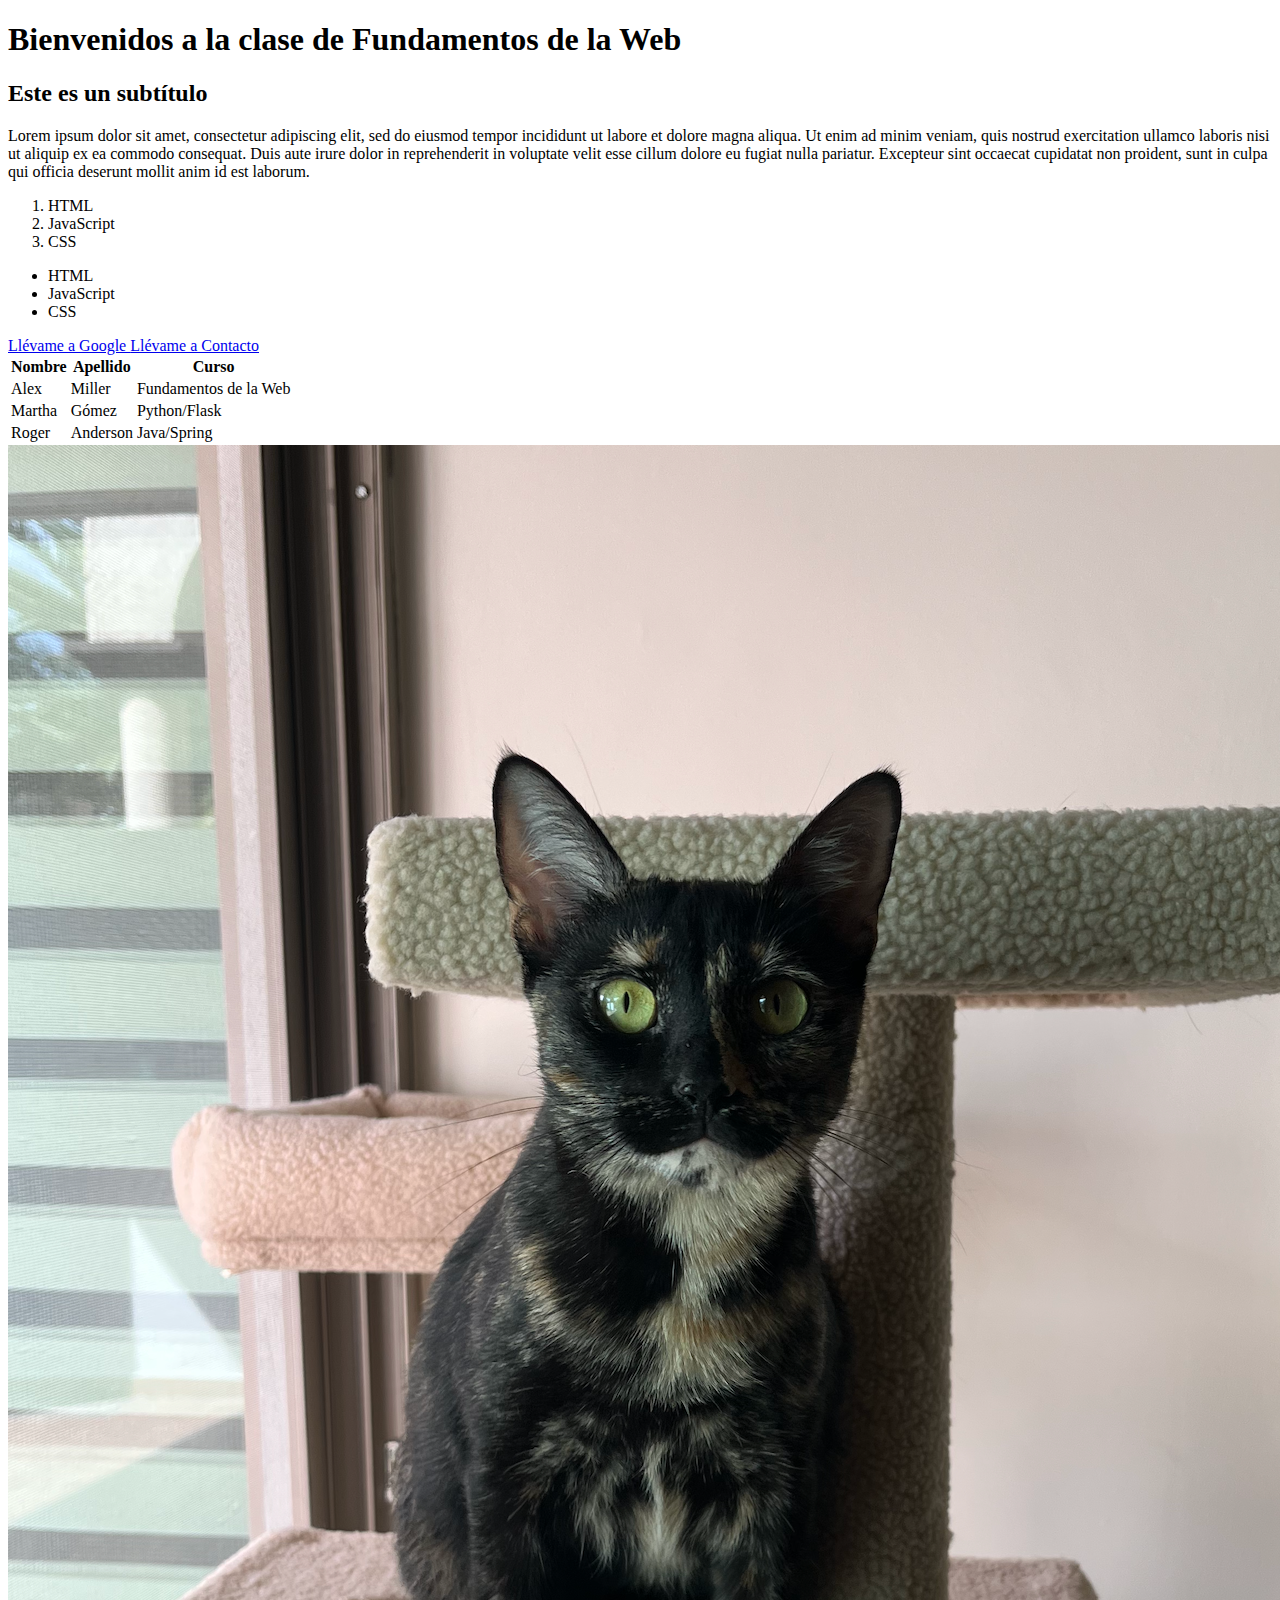
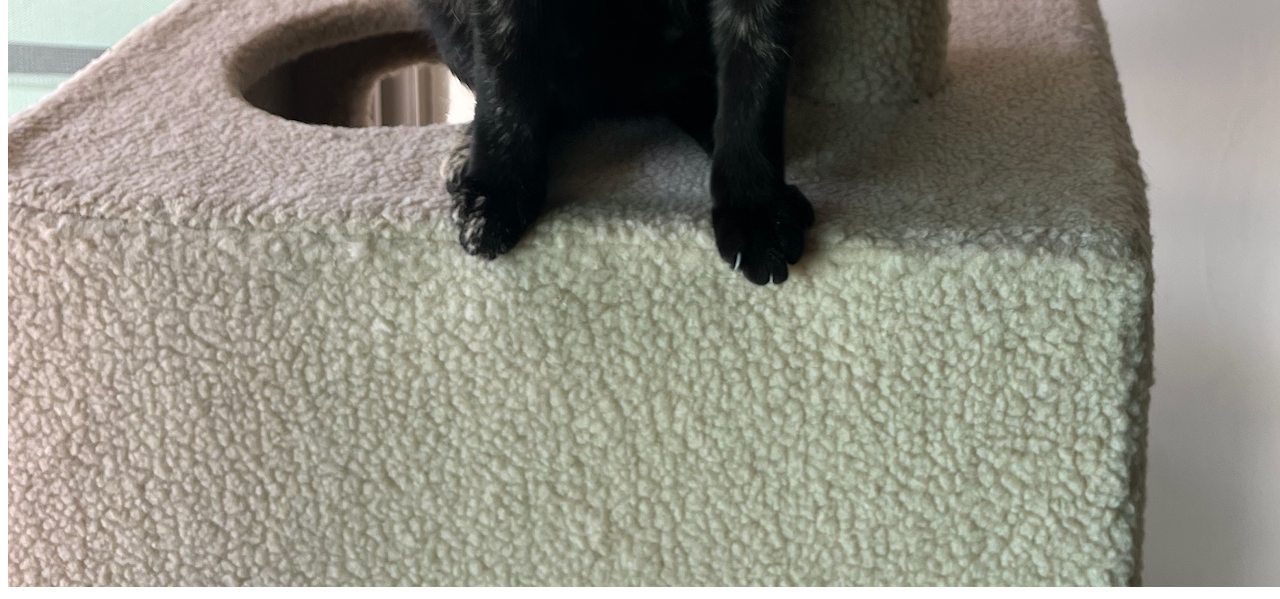
<file: Semana 1/Día 1/index.html>
<!DOCTYPE html>
<html lang="ES">
    <head>
        <title> Mi primera página web </title>
        <meta charset="UTF-8">
    </head>
    <body>
        <!-- Títulos y subtítulos h1 - h6 -->
        <h1> Bienvenidos a la clase de Fundamentos de la Web </h1>
        <h2> Este es un subtítulo </h2>
        <p id="descripcion-prueba">
            Lorem ipsum dolor sit amet, consectetur adipiscing elit, 
            sed do eiusmod tempor incididunt ut labore et dolore magna 
            aliqua. Ut enim ad minim veniam, quis nostrud exercitation 
            ullamco laboris nisi ut aliquip ex ea commodo consequat. 
            Duis aute irure dolor in reprehenderit in voluptate velit 
            esse cillum dolore eu fugiat nulla pariatur. Excepteur sint 
            occaecat cupidatat non proident, sunt in culpa qui officia 
            deserunt mollit anim id est laborum.
        </p>
        <ol class="lenguajes">
            <li> HTML </li>
            <li> JavaScript </li>
            <li> CSS </li>
        </ol>
        <ul class="lenguajes">
            <li> HTML </li>
            <li> JavaScript </li>
            <li> CSS </li>
        </ul>
        <div>
           <a href="https://www.google.com" target="_blank"> Llévame a Google </a>
           <a href="./extra/contacto.html"> Llévame a Contacto </a> 
        </div>
        <table>
            <thead>
                <tr>
                    <th> Nombre </th>
                    <th> Apellido </th>
                    <th> Curso </th>
                </tr>
            </thead>
            <tbody>
                <tr>
                    <td> Alex </td>
                    <td> Miller </td>
                    <td> Fundamentos de la Web </td>
                </tr>
                <tr>
                    <td> Martha </td>
                    <td> Gómez </td>
                    <td> Python/Flask </td>
                </tr>
                <tr>
                    <td> Roger </td>
                    <td> Anderson </td>
                    <td> Java/Spring </td>
                </tr>
            </tbody>
            <!-- <tfoot></tfoot> -->
        </table>
        <img src="./imagenes/gato.png" alt="Imagen de una gatita carey">
    </body>
</html>
</file>
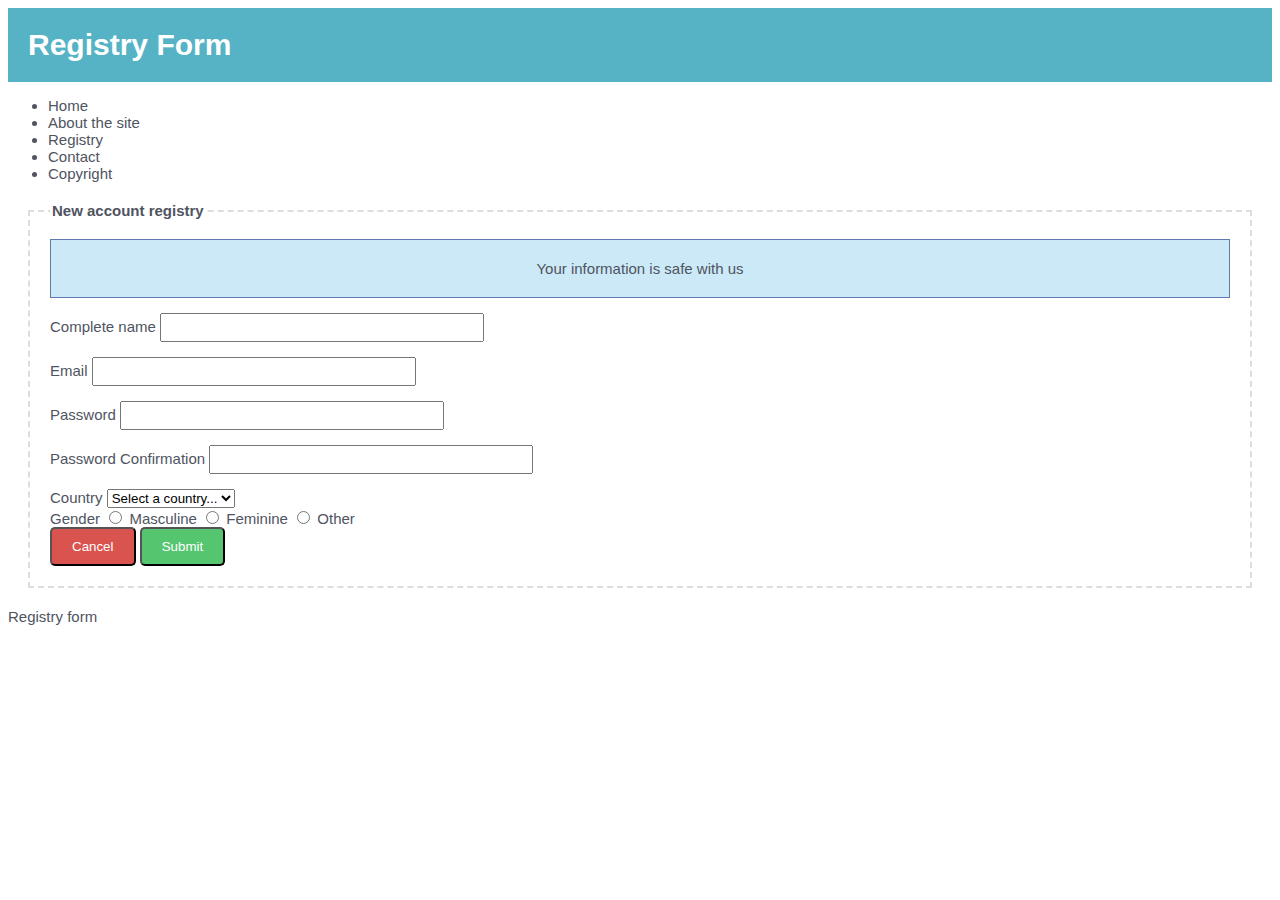
<file: Semana 1/Día 3/index.html>
<!DOCTYPE html>
<html lang="EN">
	<head>
		<title>
			CSS class practice
		</title>
		<meta charset="UTF-8" />
        <link rel="stylesheet" href="./css/styles.css">
	</head>	
	<body>
		<header>
			<h1> <span class="firstLetter">R</span>egistry <span class="firstLetter">F</span>orm </h1>
		</header>
		<nav>
			<ul class="menu">
				<li> Home </li>
				<li> About the site </li>
				<li> Registry </li>
				<li> Contact </li>
				<li> Copyright </li>
			</ul>	
		</nav>
		<main>
			<form>
				<fieldset>
					<legend>
						New account registry
					</legend>
					<span id="information"> Your information is safe with us </span>
					<div>
						<label for="userName" >Complete name</label>
						<input id="userName" name="userName" class="formElement" type="text" /> 
					</div>
					<div>
						<label for="userEmail">Email</label>
						<input id="userEmail" name="userEmail" class="formElement" type="text"/>
					</div>
					<div>
						<label for="userPassword">Password</label>
						<input id="userPassword" name="userPassword" class="formElement" type="password"/>
					</div>
					<div>
						<label for="userPasswordConfirmation">Password Confirmation</label>
						<input id="userPasswordConfirmation" name="userPasswordConfirmation" class="formElement" type="password"/>
					</div>
					<div>
						<label for="userCountry">Country</label>
						<select id="userCountry">
							<option value="pleaseSelect"> Select a country... </option>
							<option value="MX"> Mexico </option>
							<option value="CR"> Costa Rica </option>
							<option value="EC"> Ecuador </option>
						</select>
					</div>
					<div>
						<label>Gender</label>
						<input id="genderMasculine" type="radio" name="gender" value="M"/> Masculine
						<input id="genderFeminine" type="radio" name="gender" value="F"/> Feminine
                        <input id="genderOther" type="radio" name="gender" value="O"/> Other
					</div>
					<input id="cancelForm" class="submissionButtons" type="submit" value="Cancel"/>
					<input id="submitForm" class="submissionButtons special" type="submit" value="Submit"/>
				</fieldset>
			</form>
		</main>
		<footer>
			Registry form
		</footer>
	</body>	
</html>
</file>
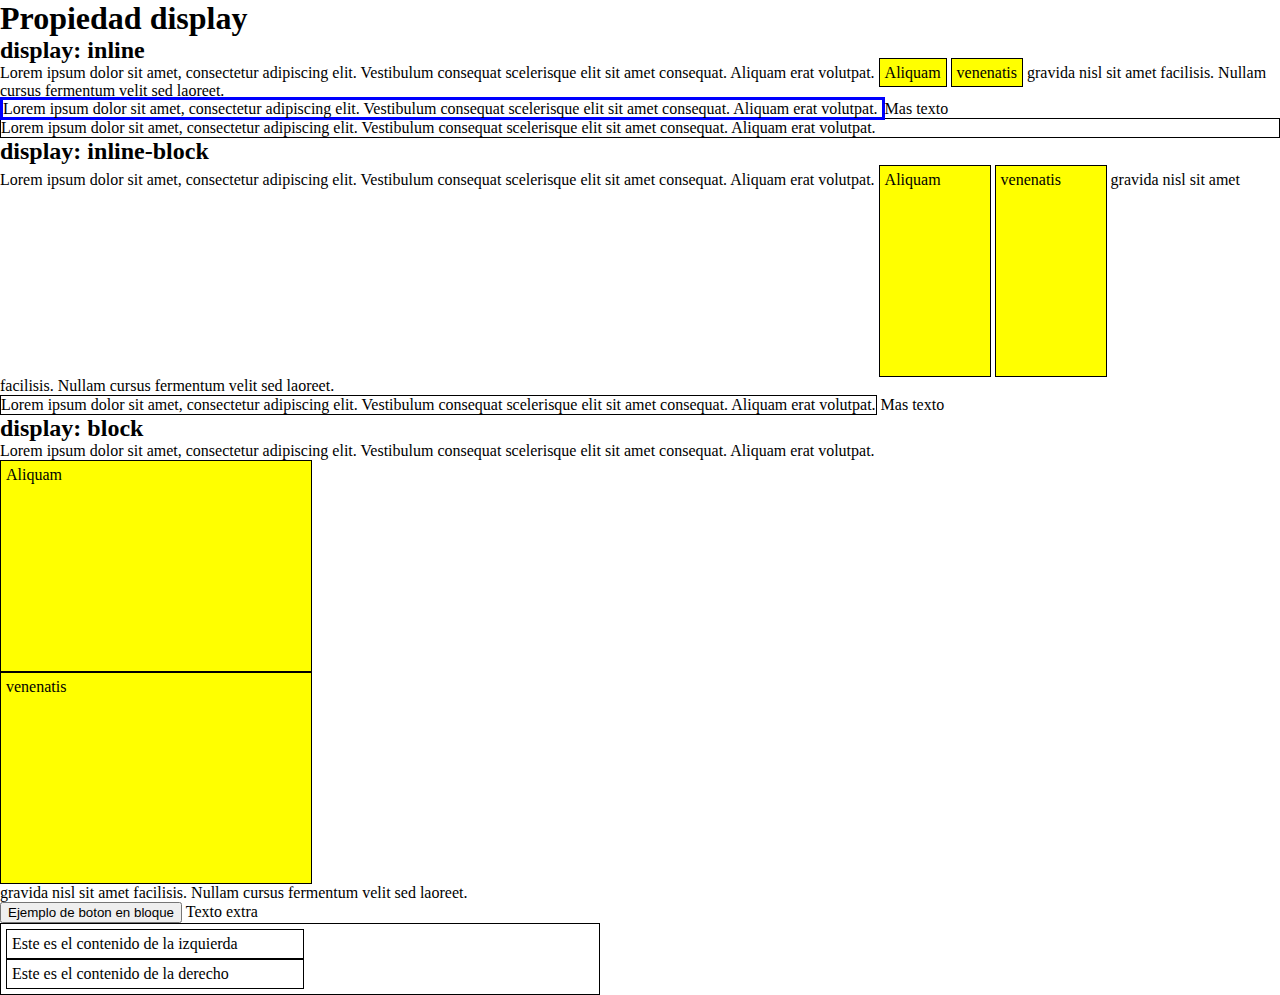
<file: Semana 1/Día 4/index.html>
<!DOCTYPE html>
<html lang="ES">
    <head>
        <meta charset="UTF-8">
        <meta http-equiv="X-UA-Compatible" content="IE=edge">
        <meta name="viewport" content="width=device-width, initial-scale=1.0">
        <link rel="stylesheet" href="./css/styles.css">
        <title> Propiedad de display </title>
    </head>
    <body>
        <h1>
            Propiedad display
        </h1>
        <h2>
            display: inline
        </h2>
        <div>
            Lorem ipsum dolor sit amet, consectetur adipiscing elit. Vestibulum consequat 
            scelerisque elit sit amet consequat. Aliquam erat volutpat. 
            <span class="seccion1">Aliquam</span> <span class="seccion1">venenatis</span> gravida nisl 
            sit amet facilisis. Nullam cursus fermentum velit sed laoreet. 
        </div>
        <div class="especial">
            Lorem ipsum dolor sit amet, consectetur adipiscing elit. Vestibulum consequat 
            scelerisque elit sit amet consequat. Aliquam erat volutpat.
        </div>
        <span>
            Mas texto
        </span>
        <div class="regular">
            Lorem ipsum dolor sit amet, consectetur adipiscing elit. Vestibulum consequat 
            scelerisque elit sit amet consequat. Aliquam erat volutpat.
        </div>
        <h2>
            display: inline-block
        </h2>
        <div>
            Lorem ipsum dolor sit amet, consectetur adipiscing elit. Vestibulum consequat 
            scelerisque elit sit amet consequat. Aliquam erat volutpat. 
            <span class="seccion2">Aliquam</span> <span class="seccion2">venenatis</span> gravida nisl 
            sit amet facilisis. Nullam cursus fermentum velit sed laoreet. 
        </div>
        <div class="mixto">
            Lorem ipsum dolor sit amet, consectetur adipiscing elit. Vestibulum consequat 
            scelerisque elit sit amet consequat. Aliquam erat volutpat.
        </div>
        <span>
            Mas texto
        </span>
        <h2>
            display: block
        </h2>
        <div class="boxExtra">
            Lorem ipsum dolor sit amet, consectetur adipiscing elit. Vestibulum consequat 
            scelerisque elit sit amet consequat. Aliquam erat volutpat. 
            <span class="seccion3">Aliquam</span> <span class="seccion3">venenatis</span> gravida nisl 
            sit amet facilisis. Nullam cursus fermentum velit sed laoreet. 
        </div>
        <button>
            Ejemplo de boton en bloque
        </button>
        <span> Texto extra </span>

        <div class="contenedor">
            <div class="izquierda">
                Este es el contenido de la izquierda
            </div>
            <div class="derecha">
                Este es el contenido de la derecho
            </div>
        </div>
    </body>
</html>
</file>
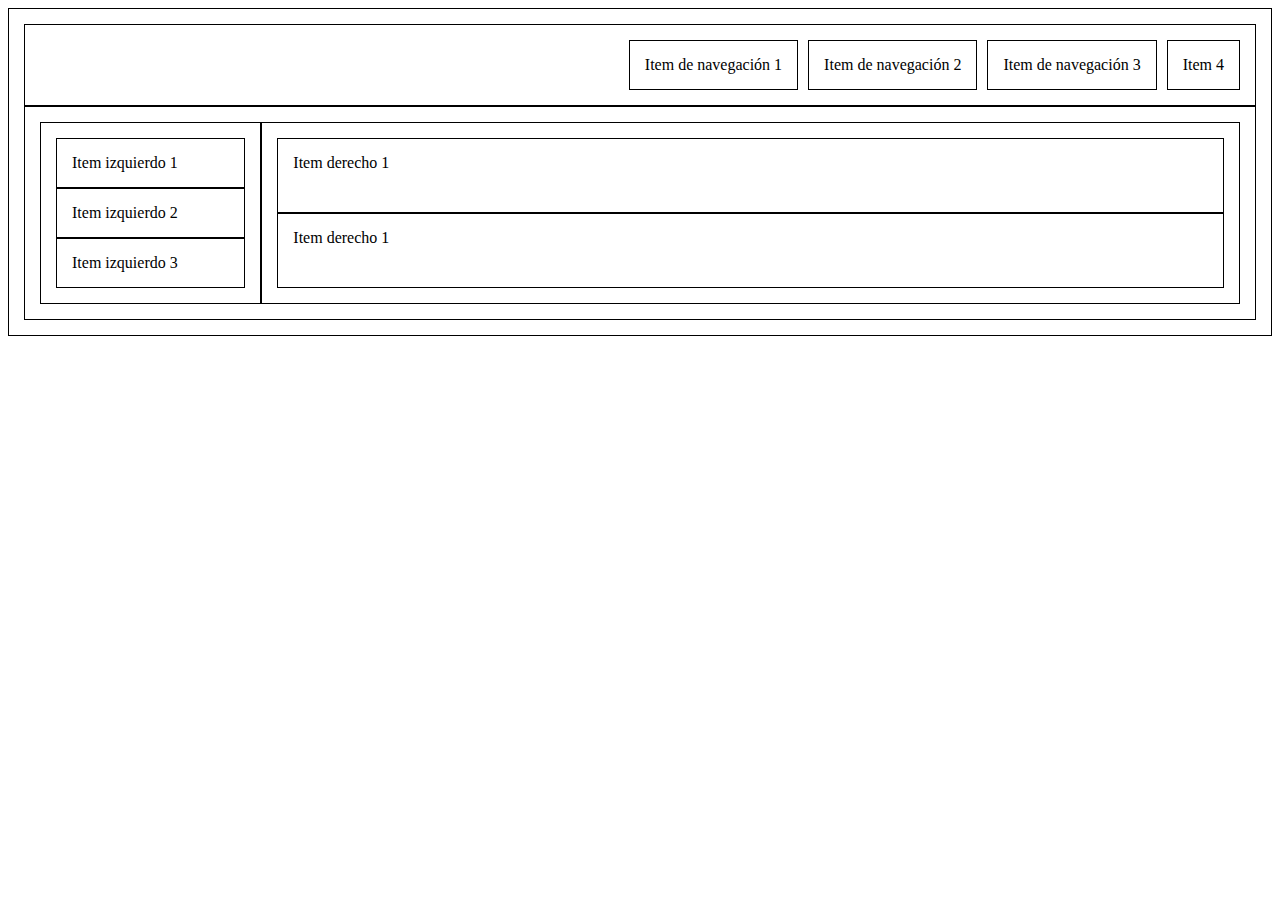
<file: Semana 2/Día 1/index.html>
<!DOCTYPE html>
<html lang="ES">
    <head>
        <meta charset="UTF-8">
        <meta name="viewport" content="width=device-width, initial-scale=1.0">
        <link rel="stylesheet" href="./css/styles.css">
        <title> Flexbox </title>
    </head>
    <body>
        <div class="contenedor">
            <div class="navegacion">
                <div class="item-navegacion">
                    Item de navegación 1
                </div>
                <div class="item-navegacion">
                    Item de navegación 2
                </div>
                <div class="item-navegacion">
                    Item de navegación 3
                </div>
                <div class="item-navegacion especial">
                    Item 4
                </div>
            </div>
            <div class="contenido-principal">
                <div class="menu-izquierdo">
                    <div class="item-izquierdo">
                        Item izquierdo 1
                    </div>
                    <div class="item-izquierdo">
                        Item izquierdo 2
                    </div>
                    <div class="item-izquierdo">
                        Item izquierdo 3
                    </div>
                </div>
                <div class="contenido-derecho">
                    <div class="item-derecho">
                        Item derecho 1
                    </div>
                    <div class="item-derecho">
                        Item derecho 1
                    </div>
                </div>
            </div>
        </div>
    </body>
</html>
</file>
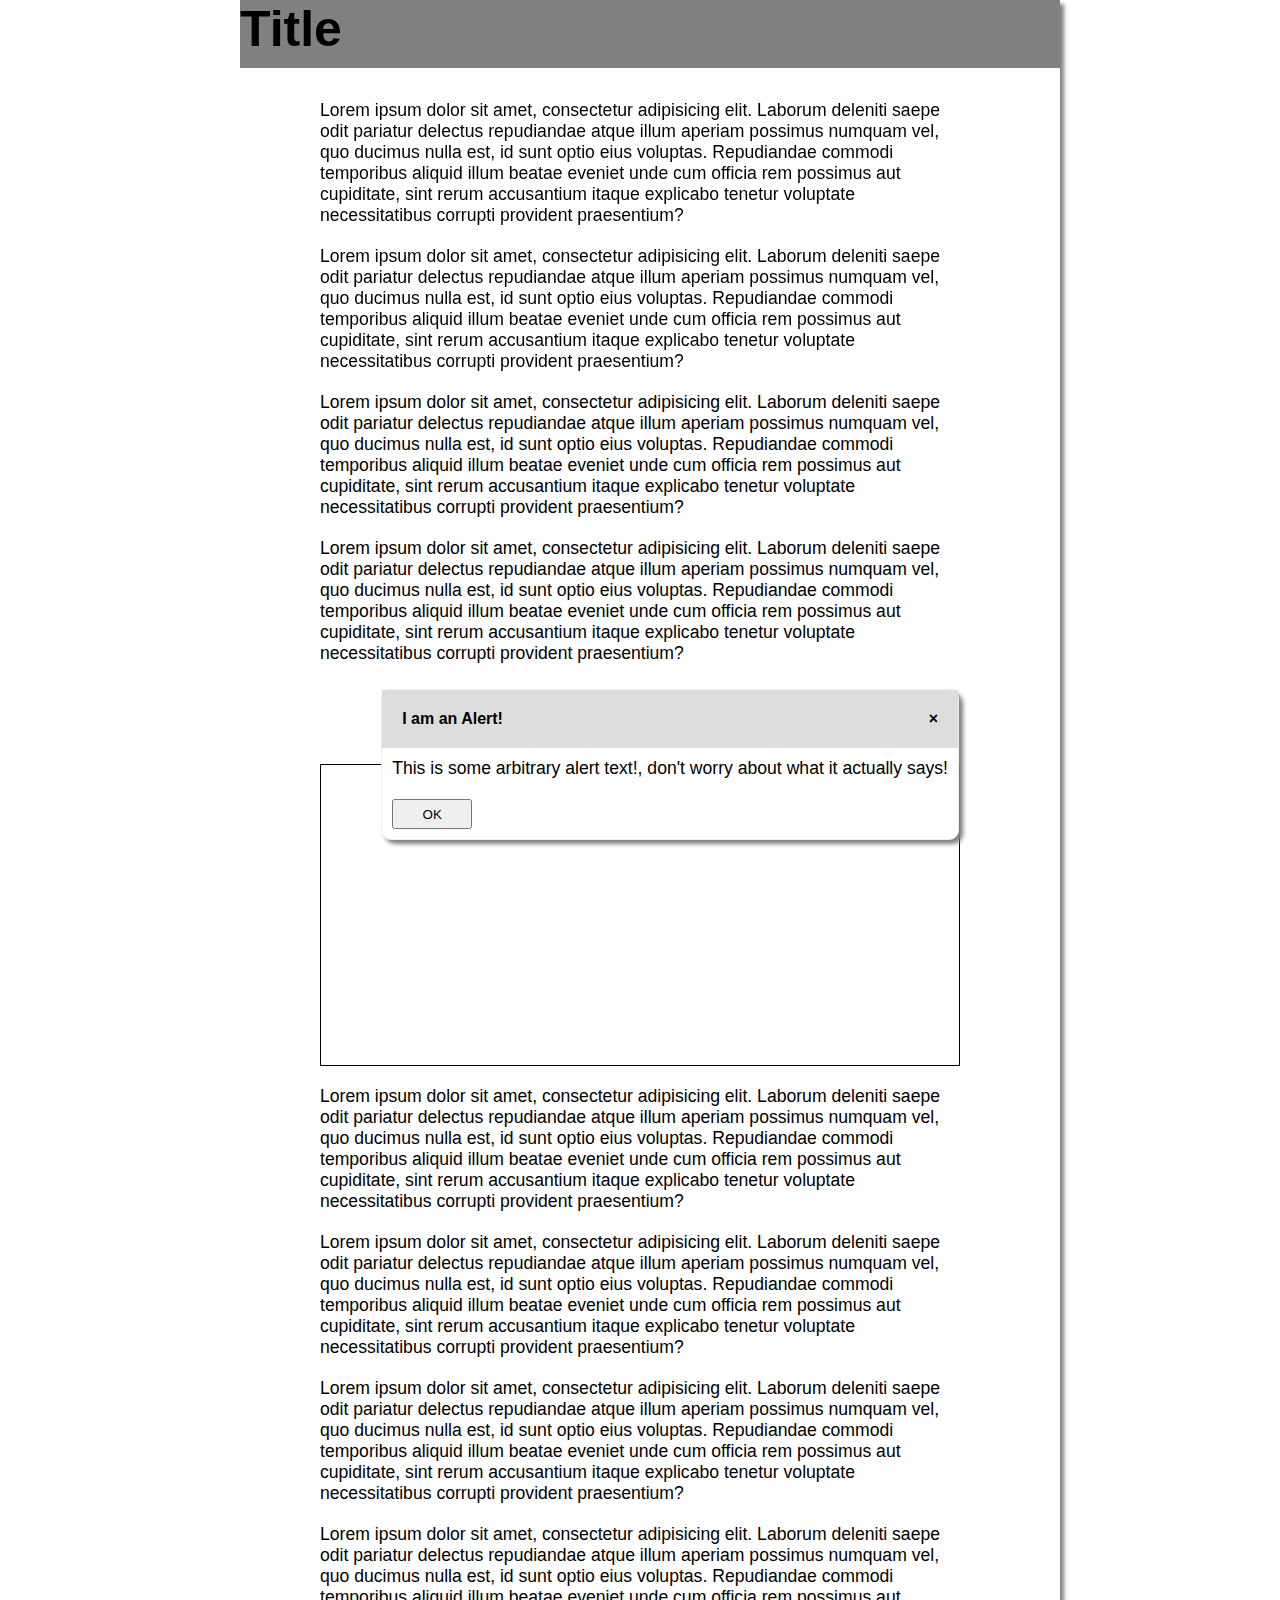
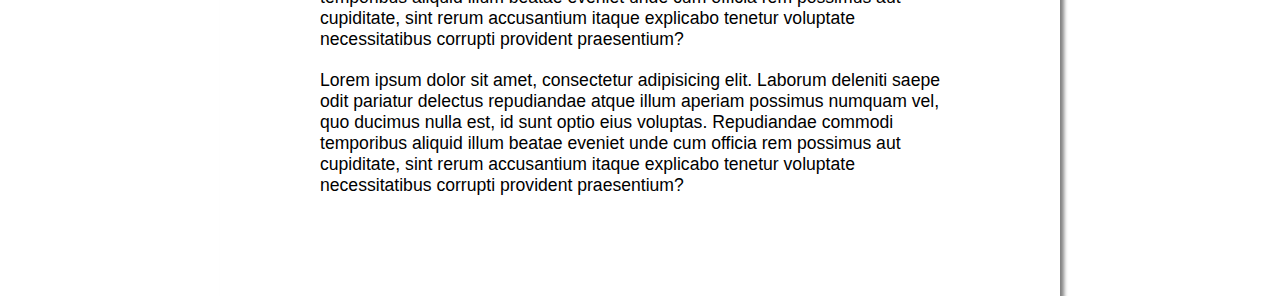
<file: Semana 2/Día 2/index.html>
<!DOCTYPE html>
<html lang="EN">
    <head>
    <meta charset="utf-8">
    <meta name="viewport" content="width=device-width">
    <title>JS Bin</title>
    <link rel="stylesheet" href="./css/styles.css" >
    </head>
    <body>
        <div class="container">
            <h1 class="heading">Title</h1>
            <div class="mainContent">
                <p class="primero">Lorem ipsum dolor sit amet, consectetur adipisicing elit. Laborum deleniti saepe odit pariatur delectus repudiandae atque illum aperiam possimus numquam vel, quo ducimus nulla est, id sunt optio eius voluptas. Repudiandae commodi temporibus aliquid illum beatae eveniet unde cum officia rem possimus aut cupiditate, sint rerum accusantium itaque explicabo tenetur voluptate necessitatibus corrupti provident praesentium?</p>
                <p class="especial">Lorem ipsum dolor sit amet, consectetur adipisicing elit. Laborum deleniti saepe odit pariatur delectus repudiandae atque illum aperiam possimus numquam vel, quo ducimus nulla est, id sunt optio eius voluptas. Repudiandae commodi temporibus aliquid illum beatae eveniet unde cum officia rem possimus aut cupiditate, sint rerum accusantium itaque explicabo tenetur voluptate necessitatibus corrupti provident praesentium?</p>
                <p>Lorem ipsum dolor sit amet, consectetur adipisicing elit. Laborum deleniti saepe odit pariatur delectus repudiandae atque illum aperiam possimus numquam vel, quo ducimus nulla est, id sunt optio eius voluptas. Repudiandae commodi temporibus aliquid illum beatae eveniet unde cum officia rem possimus aut cupiditate, sint rerum accusantium itaque explicabo tenetur voluptate necessitatibus corrupti provident praesentium?</p>
                <p>Lorem ipsum dolor sit amet, consectetur adipisicing elit. Laborum deleniti saepe odit pariatur delectus repudiandae atque illum aperiam possimus numquam vel, quo ducimus nulla est, id sunt optio eius voluptas. Repudiandae commodi temporibus aliquid illum beatae eveniet unde cum officia rem possimus aut cupiditate, sint rerum accusantium itaque explicabo tenetur voluptate necessitatibus corrupti provident praesentium?</p>
                <div class="messageContainer">
                    <div id="message">
                        <div class="header"><span>I am an Alert!</span><span>×</span></div>
                        <p>This is some arbitrary alert text!, don't worry about what it actually says!</p>
                        <button>OK</button>
                    </div>   
                </div>
                <p>Lorem ipsum dolor sit amet, consectetur adipisicing elit. Laborum deleniti saepe odit pariatur delectus repudiandae atque illum aperiam possimus numquam vel, quo ducimus nulla est, id sunt optio eius voluptas. Repudiandae commodi temporibus aliquid illum beatae eveniet unde cum officia rem possimus aut cupiditate, sint rerum accusantium itaque explicabo tenetur voluptate necessitatibus corrupti provident praesentium?</p>
                <p>Lorem ipsum dolor sit amet, consectetur adipisicing elit. Laborum deleniti saepe odit pariatur delectus repudiandae atque illum aperiam possimus numquam vel, quo ducimus nulla est, id sunt optio eius voluptas. Repudiandae commodi temporibus aliquid illum beatae eveniet unde cum officia rem possimus aut cupiditate, sint rerum accusantium itaque explicabo tenetur voluptate necessitatibus corrupti provident praesentium?</p>
                <p>Lorem ipsum dolor sit amet, consectetur adipisicing elit. Laborum deleniti saepe odit pariatur delectus repudiandae atque illum aperiam possimus numquam vel, quo ducimus nulla est, id sunt optio eius voluptas. Repudiandae commodi temporibus aliquid illum beatae eveniet unde cum officia rem possimus aut cupiditate, sint rerum accusantium itaque explicabo tenetur voluptate necessitatibus corrupti provident praesentium?</p>
                <p>Lorem ipsum dolor sit amet, consectetur adipisicing elit. Laborum deleniti saepe odit pariatur delectus repudiandae atque illum aperiam possimus numquam vel, quo ducimus nulla est, id sunt optio eius voluptas. Repudiandae commodi temporibus aliquid illum beatae eveniet unde cum officia rem possimus aut cupiditate, sint rerum accusantium itaque explicabo tenetur voluptate necessitatibus corrupti provident praesentium?</p>
                <p>Lorem ipsum dolor sit amet, consectetur adipisicing elit. Laborum deleniti saepe odit pariatur delectus repudiandae atque illum aperiam possimus numquam vel, quo ducimus nulla est, id sunt optio eius voluptas. Repudiandae commodi temporibus aliquid illum beatae eveniet unde cum officia rem possimus aut cupiditate, sint rerum accusantium itaque explicabo tenetur voluptate necessitatibus corrupti provident praesentium?</p> 
            </div>
        </div>
    </body>
</html>
</file>
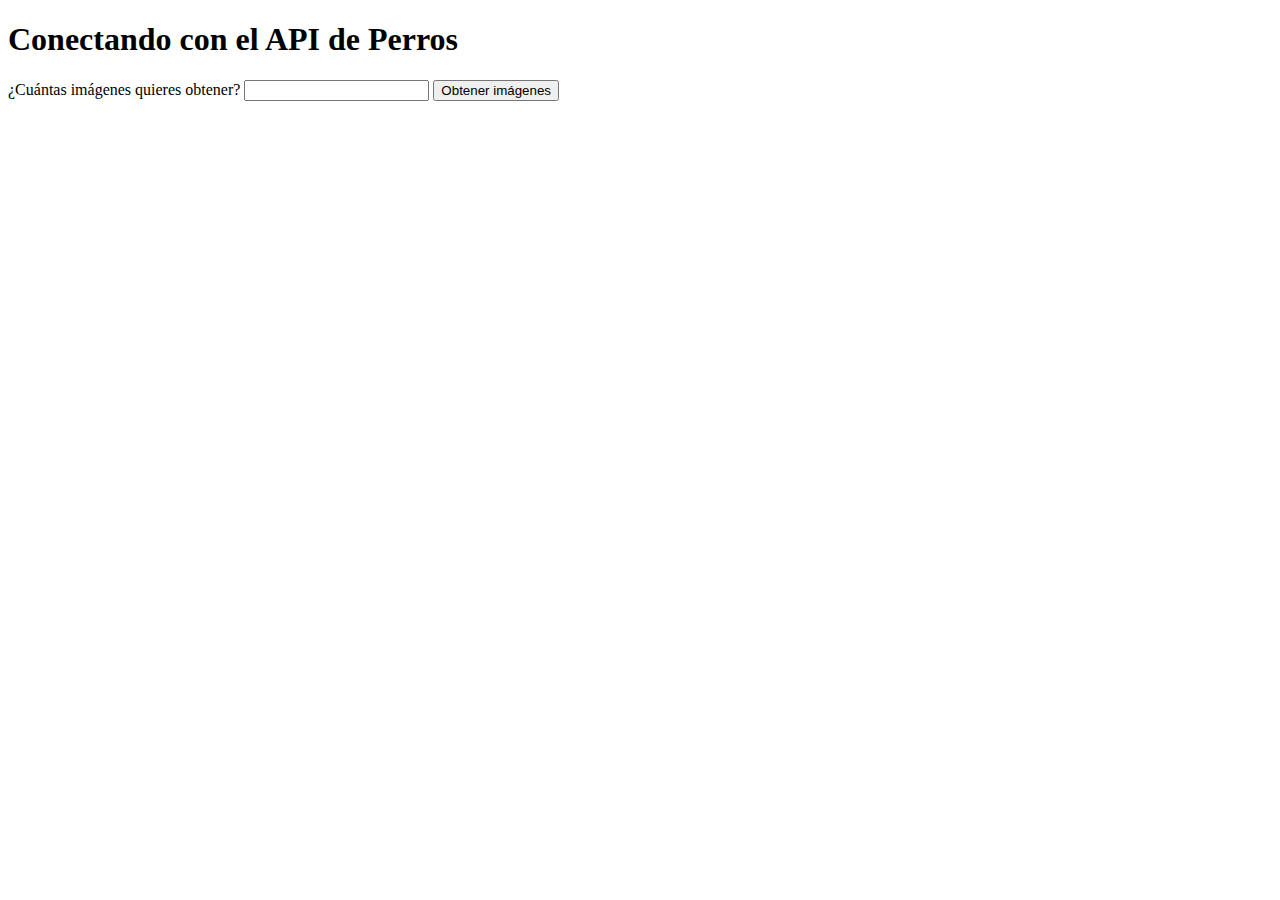
<file: Semana 4/Día 2/index.html>
<!DOCTYPE html>
<html lang="ES">
    <head>
        <meta charset="UTF-8">
        <meta name="viewport" content="width=device-width, initial-scale=1.0">
        <title> API's y AJAX </title>
        <link rel="stylesheet" href="./css/styles.css">
    </head>
    <body>
        <h1> Conectando con el API de Perros </h1>
        <form onsubmit="obtenerImagenes(event)">
            <label for="numeroImagenes">
                ¿Cuántas imágenes quieres obtener?
            </label>
            <input type="number" id="numeroImagenes" name="numeroImagenes" >
            <button type="submit">
                Obtener imágenes
            </button>
        </form>
        <div class="lista-imagenes">
        </div>
        <script src="./js/index.js"></script>
    </body>
</html>
</file>
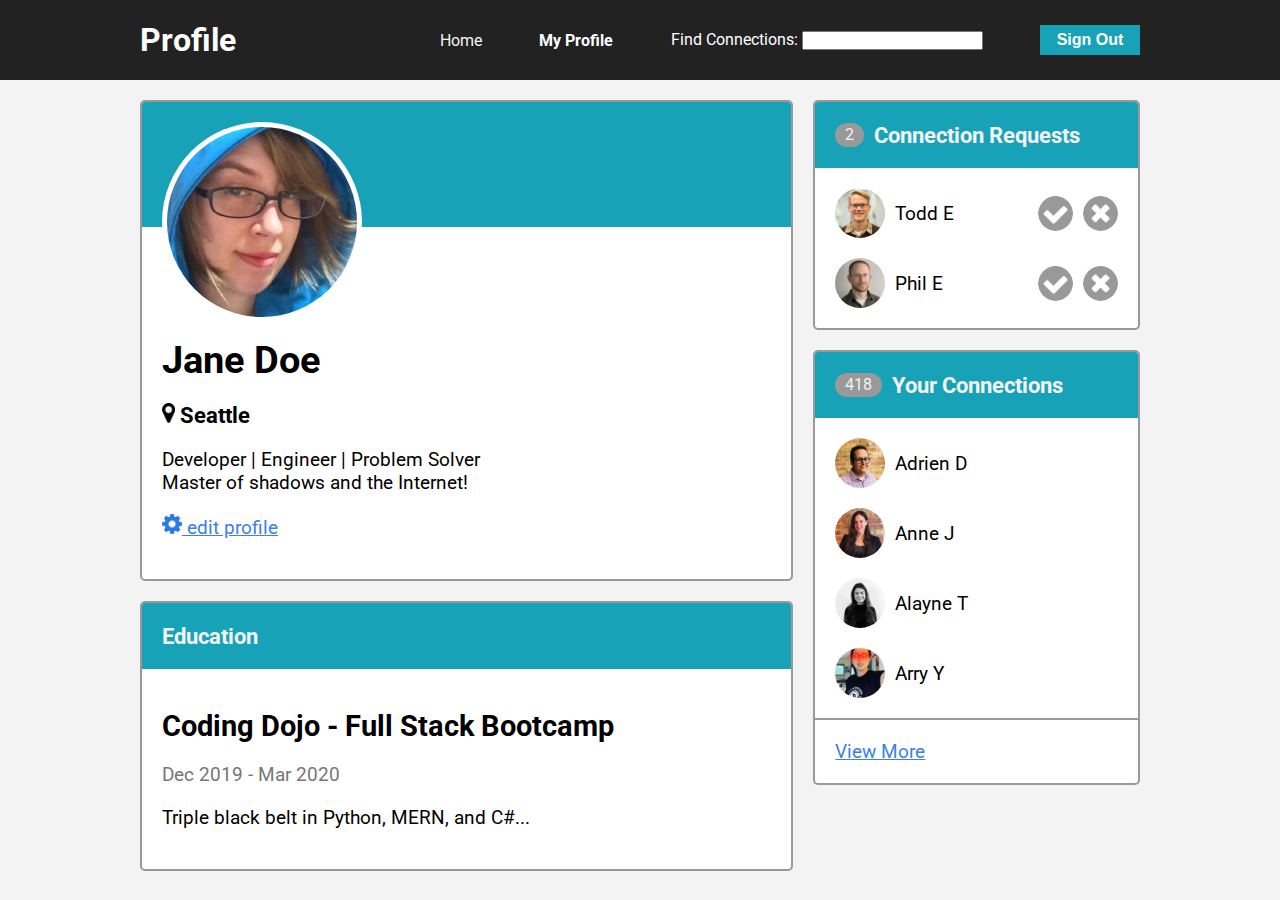
<file: Semana 2/Día 5/Pagina de Perfil/index.html>
<!DOCTYPE html>
<html lang="en">
    <head>
        <meta charset="UTF-8">
        <meta name="viewport" content="width=device-width, initial-scale=1.0">
        <title>Profile Page</title>
        <link rel="stylesheet" href="./css/style.css">
        <link rel="preconnect" href="https://fonts.gstatic.com">
        <link href="https://fonts.googleapis.com/css2?family=Roboto&display=swap" rel="stylesheet">
    </head>
    <body>

        <!-- navbar -->
        <div class="nav">
            <div class="flex-container">
                <h1 class="nav-title">Profile</h1>
                <ul class="nav-links">
                    <li><a href="#">Home</a></li>
                    <li><a href="#" class="active">My Profile</a></li>
                    <li>Find Connections: <input id="busqueda" type="text"></li>
                    <li>
                        <button class="btn" onclick="logout(this)">Sign Out</button>
                    </li>
                </ul>
            </div>
        </div>

        <!-- main -->
        <div class="flex-container main">

            <!-- 2/3 width column -->
            <div class="col-2">

                <!-- user info card -->
                <div class="card user-card">
                    <div class="card-header" onmouseover="cambiarFondo(this)" onmouseout="removerFondo(this)">
                        <img src="images/jane-m.jpg" alt="jane" class="avatar-m">
                    </div>
                    <div class="card-body">
                        <h1 class="cardName" id="userName">   Jane Doe   </h1>
                        <h3><img src="icons/map-marker.png" alt="pin" class="icon-s"> Seattle</h3>
                        <p>Developer | Engineer | Problem Solver<br>
                        Master of shadows and the Internet!</p>
                        <p><a href="#"><img src="icons/gear.png" alt="gear" class="icon-s"> edit profile</a></p>
                    </div>
                </div>

                <!-- user education card -->
                <div class="card">
                    <div class="card-header" onmouseover="cambiarFondo(this)" onmouseout="removerFondo(this)">
                        <h3>Education</h3>
                    </div>
                    <div class="card-body">
                        <h2>Coding Dojo - Full Stack Bootcamp</h2>
                        <p class="dates">Dec 2019 - Mar 2020</p>
                        <p>Triple black belt in Python, MERN, and C#...</p>
                    </div>
                </div>

            </div>

            <!-- 1/3 width column -->
            <div class="col-1">

                <!-- connection requests card -->
                <div class="card">
                    <div class="card-header" onmouseover="cambiarFondo(this)" onmouseout="removerFondo(this)">
                        <span id="connectionRequestNumber" class="badge">2</span>
                        <h3>Connection Requests</h3>
                    </div>
                    <ul class="card-list">
                        <li class="card-list-item">
                            <span>
                                <img src="images/todd-s.jpg" alt="todd" class="avatar-s">
                                Todd E
                            </span>
                            <span class="buttons">
                                <img onclick="agregarConexion(this)" src="icons/accept-circle.png" alt="accept" class="icon">
                                <img onclick="removerConexion(this)" src="icons/close-circle.png" alt="close" class="icon">
                            </span>
                        </li>
                        <li class="card-list-item">
                            <span>
                                <img src="images/phil-s.jpg" alt="phil" class="avatar-s">
                                Phil E
                            </span>
                            <span class="buttons">
                                <img onclick="agregarConexion(this)" src="icons/accept-circle.png" alt="accept" class="icon">
                                <img onclick="removerConexion(this)" src="icons/close-circle.png" alt="close" class="icon">
                            </span>
                        </li>
                    </ul>
                </div>

                <!-- your connections card -->
                <div class="card">
                    <div class="card-header" onmouseover="cambiarFondo(this)" onmouseout="removerFondo(this)">
                        <span id="totalConnections" class="badge">418</span>
                        <h3>Your Connections</h3>
                    </div>
                    <ul class="card-list" id="myConnections">
                        <li class="card-list-item start">
                            <img src="images/adrien-s.jpg" alt="adrien" class="avatar-s">
                            Adrien D
                        </li>
                        <li class="card-list-item start">
                            <img src="images/anne-s.jpg" alt="anne" class="avatar-s">
                            Anne J
                        </li>
                        <li class="card-list-item start">
                            <img src="images/alayne-s.jpg" alt="alayne" class="avatar-s">
                            Alayne T
                        </li>
                        <li class="card-list-item start">
                            <img src="images/arry-s.jpg" alt="arry" class="avatar-s">
                            Arry Y
                        </li>
                    </ul>
                    <div class="card-footer">
                        <a href="#">View More</a>
                    </div>
                </div>

            </div>
        </div>
        <script src="./js/index.js"></script>
    </body>
</html>
</file>
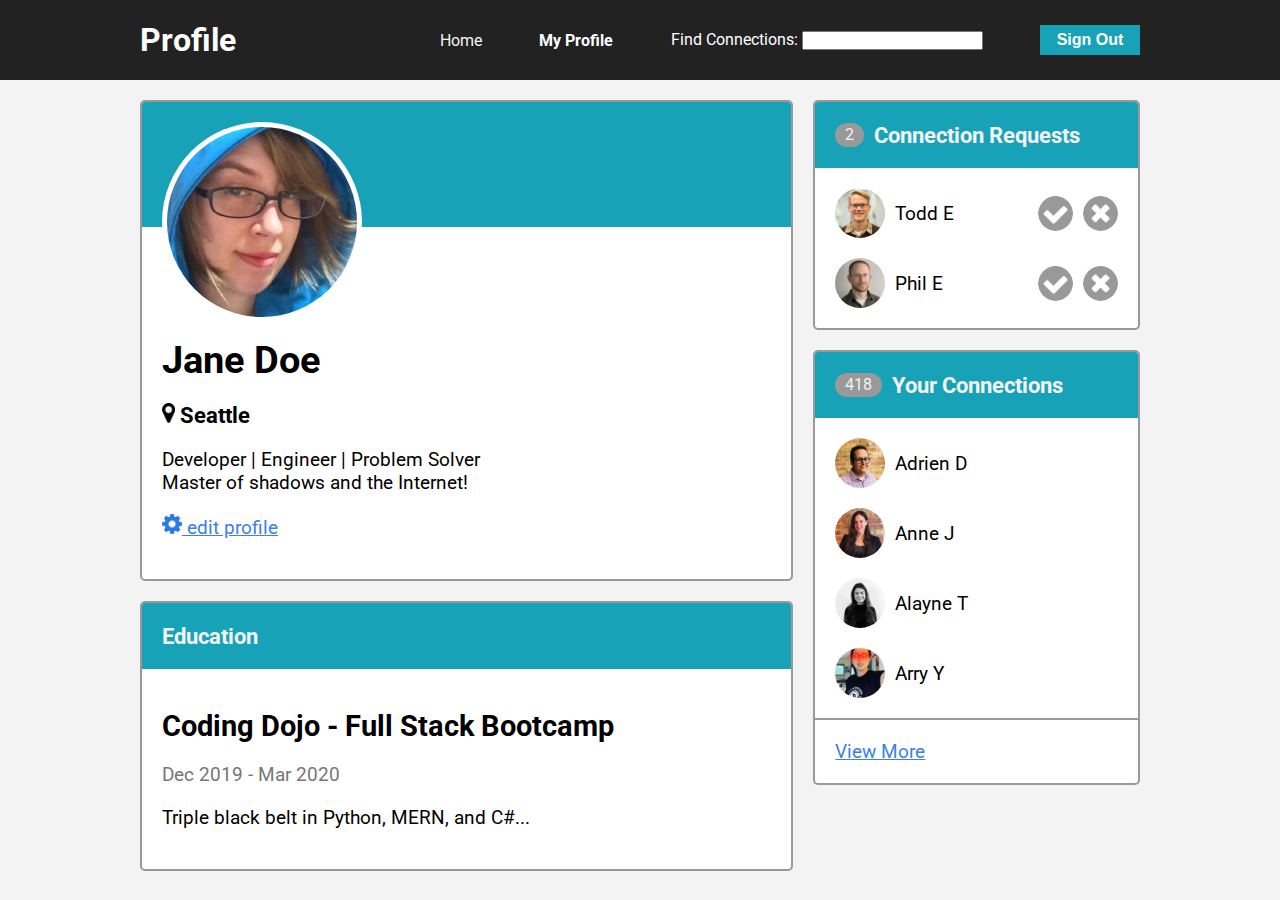
<file: Semana 3/Día 1/Hacer Conexiones/index.html>
<!DOCTYPE html>
<html lang="en">
    <head>
        <meta charset="UTF-8">
        <meta name="viewport" content="width=device-width, initial-scale=1.0">
        <title>Profile Page</title>
        <link rel="stylesheet" href="./css/style.css">
        <link rel="preconnect" href="https://fonts.gstatic.com">
        <link href="https://fonts.googleapis.com/css2?family=Roboto&display=swap" rel="stylesheet">
    </head>
    <body>

        <!-- navbar -->
        <div class="nav">
            <div class="flex-container">
                <h1 class="nav-title">Profile</h1>
                <ul class="nav-links">
                    <li><a href="#">Home</a></li>
                    <li><a href="#" class="active">My Profile</a></li>
                    <li>Find Connections: <input id="busqueda" type="text"></li>
                    <li>
                        <button class="btn">Sign Out</button>
                    </li>
                </ul>
            </div>
        </div>

        <!-- main -->
        <div class="flex-container main">

            <!-- 2/3 width column -->
            <div class="col-2">

                <!-- user info card -->
                <div class="card user-card">
                    <div class="card-header">
                        <img src="images/jane-m.jpg" alt="jane" class="avatar-m">
                    </div>
                    <div class="card-body">
                        <h1 class="cardName" id="userName">   Jane Doe   </h1>
                        <h3><img src="icons/map-marker.png" alt="pin" class="icon-s"> Seattle</h3>
                        <p>Developer | Engineer | Problem Solver<br>
                        Master of shadows and the Internet!</p>
                        <p><a id="editProfile" onclick="mostrarModal(this)" href="#"><img src="icons/gear.png" alt="gear" class="icon-s"> edit profile</a></p>
                    </div>
                </div>

                <!-- user education card -->
                <div class="card">
                    <div class="card-header">
                        <h3>Education</h3>
                    </div>
                    <div class="card-body">
                        <h2>Coding Dojo - Full Stack Bootcamp</h2>
                        <p class="dates">Dec 2019 - Mar 2020</p>
                        <p>Triple black belt in Python, MERN, and C#...</p>
                    </div>
                </div>

            </div>

            <!-- 1/3 width column -->
            <div class="col-1">

                <!-- connection requests card -->
                <div class="card">
                    <div class="card-header">
                        <span id="connectionRequestNumber" class="badge">2</span>
                        <h3>Connection Requests</h3>
                    </div>
                    <ul class="card-list">
                        <li class="card-list-item">
                            <span>
                                <img src="images/todd-s.jpg" alt="todd" class="avatar-s">
                                Todd E
                            </span>
                            <span class="buttons">
                                <img onclick="removerConexion(this, 'aceptar')" src="icons/accept-circle.png" alt="accept" class="icon">
                                <img onclick="removerConexion(this, 'remover')" src="icons/close-circle.png" alt="close" class="icon">
                            </span>
                        </li>
                        <li class="card-list-item">
                            <span>
                                <img src="images/phil-s.jpg" alt="phil" class="avatar-s">
                                Phil E
                            </span>
                            <span class="buttons">
                                <img onclick="removerConexion(this, 'aceptar')" src="icons/accept-circle.png" alt="accept" class="icon">
                                <img onclick="removerConexion(this, 'remover')" src="icons/close-circle.png" alt="close" class="icon">
                            </span>
                        </li>
                    </ul>
                </div>

                <!-- your connections card -->
                <div class="card">
                    <div class="card-header">
                        <span id="totalConnections" class="badge">418</span>
                        <h3>Your Connections</h3>
                    </div>
                    <ul class="card-list" id="myConnections">
                        <li class="card-list-item start">
                            <img src="images/adrien-s.jpg" alt="adrien" class="avatar-s">
                            Adrien D
                        </li>
                        <li class="card-list-item start">
                            <img src="images/anne-s.jpg" alt="anne" class="avatar-s">
                            Anne J
                        </li>
                        <li class="card-list-item start">
                            <img src="images/alayne-s.jpg" alt="alayne" class="avatar-s">
                            Alayne T
                        </li>
                        <li class="card-list-item start">
                            <img src="images/arry-s.jpg" alt="arry" class="avatar-s">
                            Arry Y
                        </li>
                    </ul>
                    <div class="card-footer">
                        <a href="#">View More</a>
                    </div>
                </div>

            </div>
        </div>
        <div class="card modal">
            <div class="card-header">
                <h3> Edit Profile </h3>
            </div>
            <div class="card-body">
                <form onsubmit="cambiarNombre(event)">
                    <label for="newProfileName">
                        New Profile Name:
                    </label>
                    <input id="newProfileName" type="text">
                    <button type="submit" class="btn"> Editar </button>
                </form>
            </div>
        </div>
        <script src="./js/index.js"></script>
    
    </body>
</html>
</file>
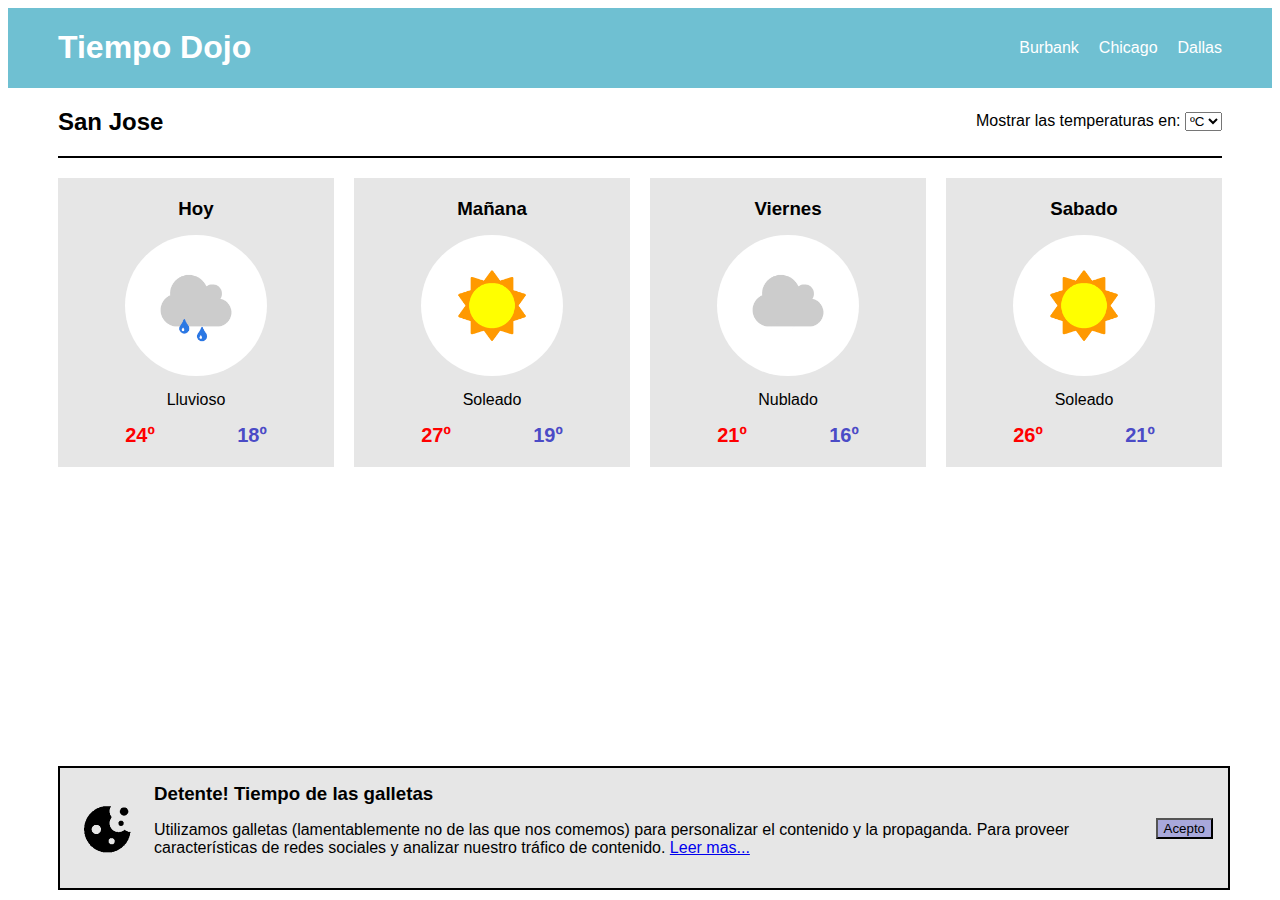
<file: Semana 3/Día 2/Tiempo Dojo/index.html>
<!DOCTYPE html>
<html lang="ES">
    <head>
        <meta charset="UTF-8">
        <meta name="viewport" content="width=device-width, initial-scale=1.0">
        <link href="./css/styles.css" rel="stylesheet">
        <title> Tiempo Dojo </title>
    </head>
    <body>
        <nav>
            <h1> Tiempo Dojo </h1>
            <div class="ciudades">
                <div onclick="mostrarMensaje(this)"> Burbank </div>
                <div onclick="mostrarMensaje(this)"> Chicago </div>
                <div onclick="mostrarMensaje(this)"> Dallas </div>
            </div>
        </nav>
        <main>
            <div class="encabezado">
                <h2> San Jose </h2>
                <div>
                    <span> Mostrar las temperaturas en: </span>
                    <select onchange="cambiarTemperaturas(this)" id="temperatura-seleccionada">
                        <option value="c"> ºC </option>
                        <option value="f"> ºF </option>
                    </select>
                </div>
            </div>
            <div class="pronosticos">
                <div class="dia">
                    <h3> Hoy </h3>
                    <img class="imagen-pronostico" src="./imagenes/some_rain.png" alt="Lluvioso">
                    <div> Lluvioso </div>
                    <div class="temperaturas">
                        <div class="max">
                            <span class="temp">24</span>º
                        </div>
                        <div class="min">
                            <span class="temp">18</span>º
                        </div>
                    </div>
                </div>
                <div class="dia">
                    <h3> Mañana </h3>
                    <img class="imagen-pronostico" src="./imagenes/some_sun.png" alt="Soleado">
                    <div> Soleado </div>
                    <div class="temperaturas">
                        <div class="max">
                            <span class="temp">27</span>º
                        </div>
                        <div class="min">
                            <span class="temp">19</span>º
                        </div>
                    </div>
                </div>
                <div class="dia">
                    <h3> Viernes </h3>
                    <img class="imagen-pronostico" src="./imagenes/some_clouds.png" alt="Nublado">
                    <div> Nublado </div>
                    <div class="temperaturas">
                        <div class="max">
                            <span class="temp">21</span>º
                        </div>
                        <div class="min">
                            <span class="temp">16</span>º
                        </div>
                    </div>
                </div>
                <div class="dia">
                    <h3> Sabado </h3>
                    <img class="imagen-pronostico" src="./imagenes/some_sun.png" alt="Soleado">
                    <div> Soleado </div>
                    <div class="temperaturas">
                        <div class="max">
                            <span class="temp">26</span>º
                        </div>
                        <div class="min">
                            <span class="temp">21</span>º
                        </div>
                    </div>
                </div>
            </div>
        </main>
        <div class="cookies">
            <img src="./imagenes/cookie.png" alt="cookie">
            <div class="mensaje">
                <h3> Detente! Tiempo de las galletas </h3>
                <p>
                    Utilizamos galletas (lamentablemente no de las que nos comemos) para
                    personalizar el contenido y la propaganda. Para proveer características 
                    de redes sociales y analizar nuestro tráfico de contenido. 
                    <a href="#">Leer mas...</a>
                </p>
            </div>
            <div>
                <button onclick="removerCookie(this)" class="aceptar">
                    Acepto
                </button>
            </div>
        </div>
        <script src="./js/index.js"></script>
    </body>
</html>
</file>
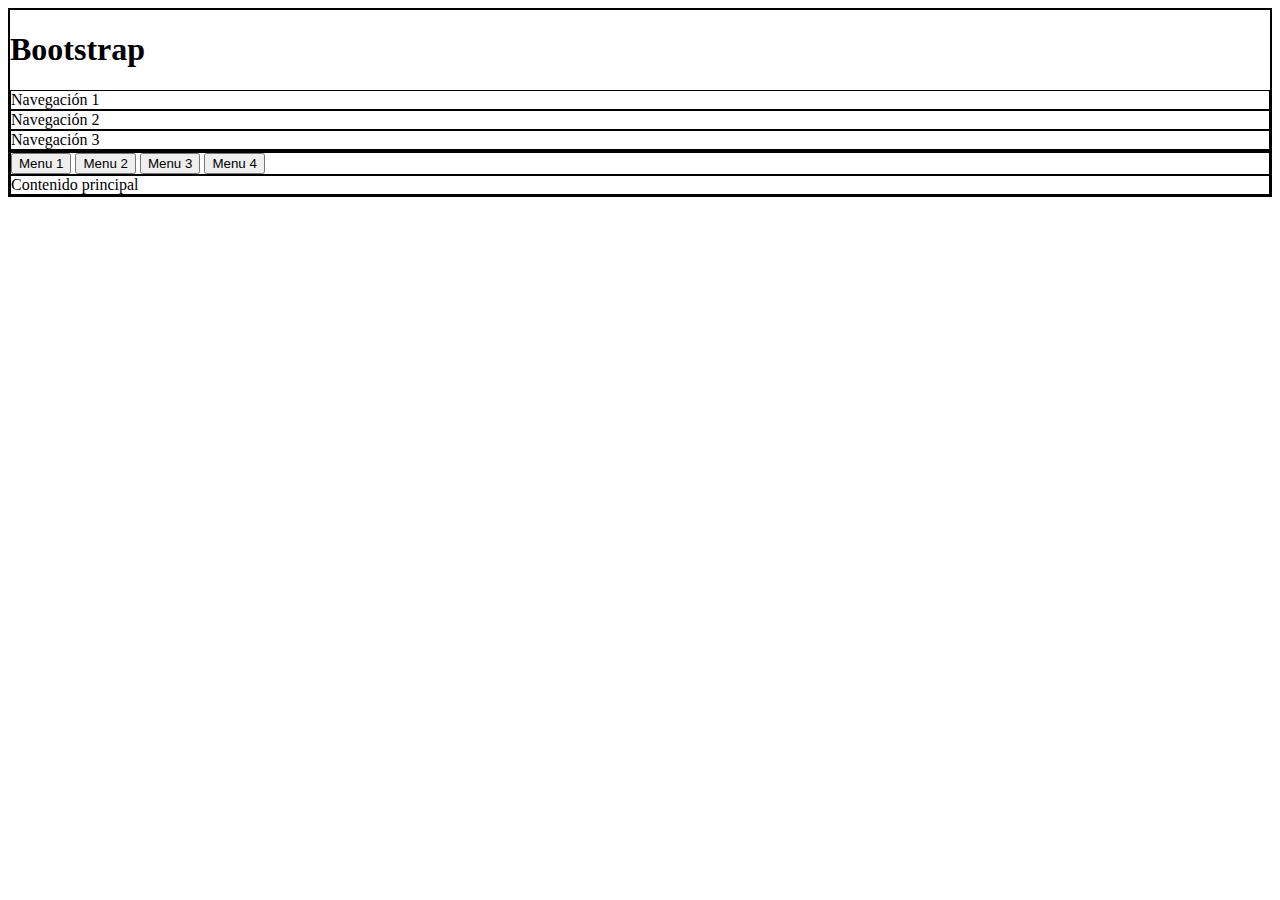
<file: Semana 4/Día 3/Bootstrap/index.html>
<!DOCTYPE html>
<html lang="ES">
    <head>
        <meta charset="UTF-8">
        <meta name="viewport" content="width=device-width, initial-scale=1.0">
        <title> Práctica de Bootstrap</title>
        <link href="https://cdn.jsdelivr.net/npm/bootstrap@5.3.2/dist/css/bootstrap.min.css" rel="stylesheet" integrity="sha384-T3c6CoIi6uLrA9TneNEoa7RxnatzjcDSCmG1MXxSR1GAsXEV/Dwwykc2MPK8M2HN" crossorigin="anonymous">
        <link href="./css/styles.css" rel="stylesheet">
    </head>
    <body>
        <div class="container">
            <div class="row">
                <h1 class="col-xs-12 col-sm-3 col-lg-9"> Bootstrap </h1>
                <div class="col-xs-12 col-sm-3 col-lg-1">
                    Navegación 1
                </div>
                <div class="col-xs-12 col-sm-3 col-lg-1">
                    Navegación 2
                </div>
                <div class="col-xs-12 col-sm-3 col-lg-1">
                    Navegación 3
                </div>
            </div>
            <div class="row">
                <div class="col-4 p-5">
                    <button class="btn btn-primary"> Menu 1</button>
                    <button class="btn btn-danger"> Menu 2</button>
                    <button class="btn btn-success"> Menu 3</button>
                    <button class="btn btn-warning"> Menu 4</button>
                </div>
                <div class="col-8">
                    Contenido principal
                </div>
            </div>
        </div>
        <script src="https://cdn.jsdelivr.net/npm/bootstrap@5.3.2/dist/js/bootstrap.bundle.min.js" integrity="sha384-C6RzsynM9kWDrMNeT87bh95OGNyZPhcTNXj1NW7RuBCsyN/o0jlpcV8Qyq46cDfL" crossorigin="anonymous"></script>
    </body>
</html>
</file>
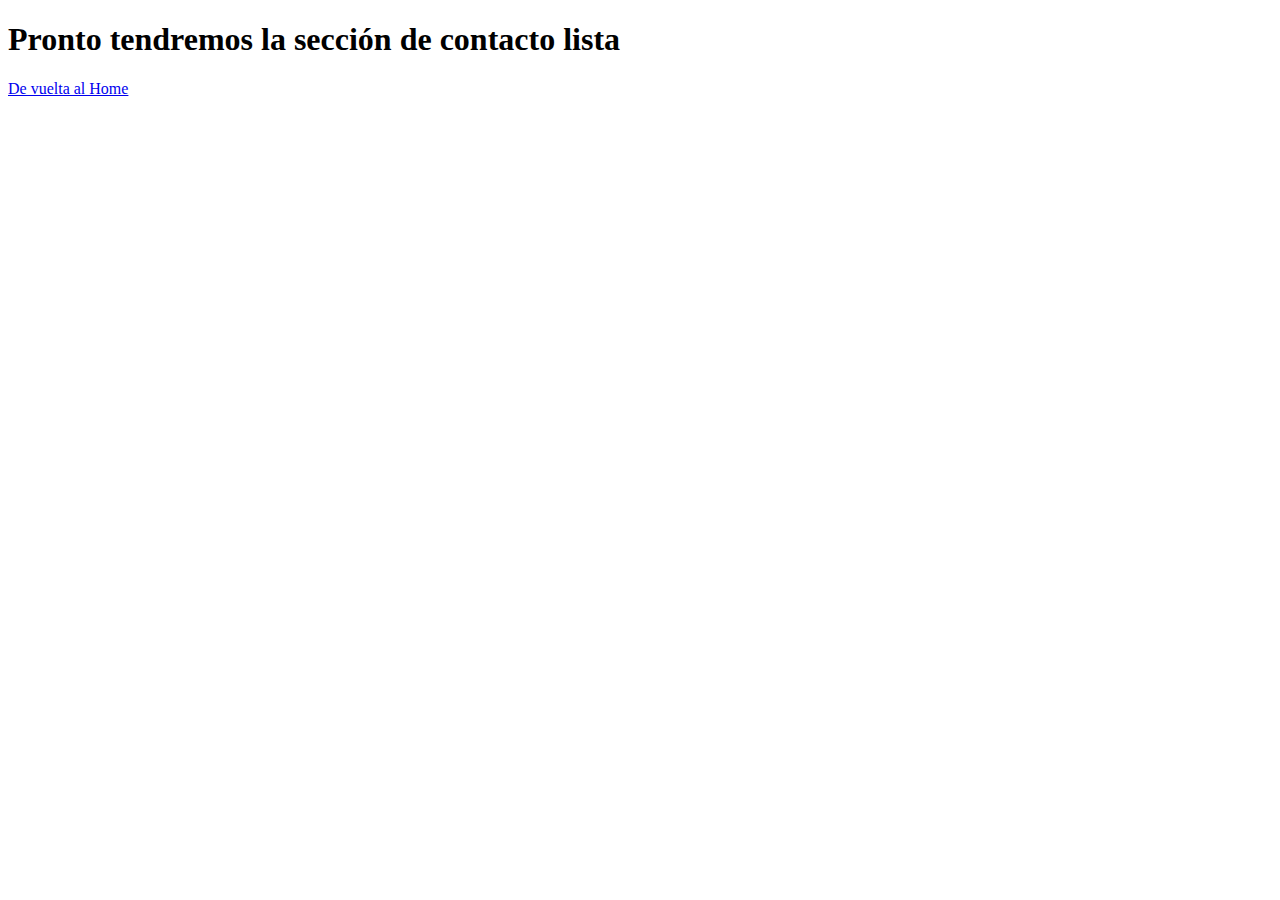
<file: Semana 1/Día 1/extra/contacto.html>
<!DOCTYPE html>
<html lang="ES">
    <head>
        <meta charset="UTF-8">
        <title> Contacto </title>
    </head>
    <body>
        <h1> Pronto tendremos la sección de contacto lista</h1>
        <a href="./../index.html"> De vuelta al Home </a>
    </body>
</html>
</file>
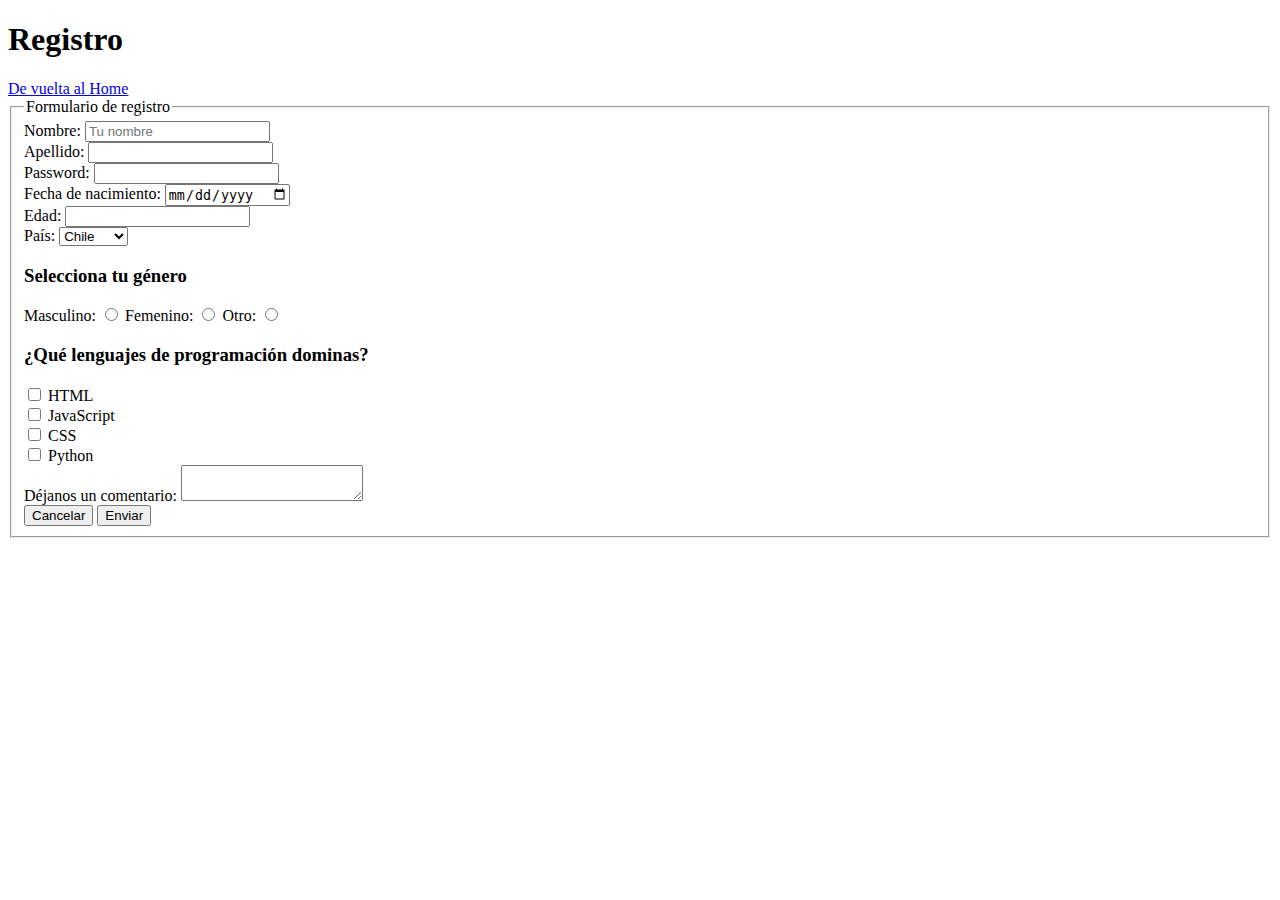
<file: Semana 1/Día 2/extra/contacto.html>
<!DOCTYPE html>
<html lang="ES">
    <head>
        <meta charset="UTF-8">
        <title> Contacto </title>
    </head>
    <body>
        <h1> Registro </h1>
        <a href="./../index.html"> De vuelta al Home </a>
        <form>
            <fieldset>
                <legend> Formulario de registro </legend>
                <div>
                    <label for="nombreUsuario"> Nombre: </label>
                    <input type="text" id="nombreUsuario" name="nombreUsuario" placeholder="Tu nombre">
                </div>
                <div>
                    <label for="apellidoUsuario"> Apellido: </label>
                    <input type="text" id="apellidoUsuario" name="apellidoUsuario">
                </div>
                <div>
                    <label for="password"> Password: </label>
                    <input type="password" id="password" name="password">
                </div>
                <div>
                    <label for="fechaNacimiento"> Fecha de nacimiento: </label>
                    <input type="date" id="fechaNacimiento" name="fechaNacimiento">
                </div>
                <div>
                    <label for="edad"> Edad: </label>
                    <input type="number" id="edad" name="edad">
                </div>
                <div>
                    <label for="pais"> País: </label>
                    <select id="pais" name="pais">
                        <option value="CL"> Chile </option>
                        <option value="MX"> México </option>
                        <option value="US"> USA </option>
                        <option value="CA"> Canada </option>
                    </select>
                </div>
                <h3> Selecciona tu género </h3>
                <div>
                    <label for="masculino"> Masculino: </label>
                    <input type="radio" id="masculino" name="genero" value="M">
                    <label for="femenino"> Femenino: </label>
                    <input type="radio" id="femenino" name="genero" value="F">
                    <label for="otro"> Otro: </label>
                    <input type="radio" id="otro" name="genero" value="O">
                </div>
                <h3> ¿Qué lenguajes de programación dominas? </h3>
                <div>
                    <input type="checkbox" id="html" name="lenguajes" value="html">
                    <label for="html"> HTML </label>
                </div>
                <div>
                    <input type="checkbox" id="javascript" name="lenguajes" value="javascript">
                    <label for="javascript"> JavaScript </label>
                </div>
                <div>
                    <input type="checkbox" id="css" name="lenguajes" value="css">
                    <label for="css"> CSS </label>
                </div>
                <div>
                    <input type="checkbox" id="python" name="lenguajes" value="pythn">
                    <label for="python"> Python </label>
                </div>
                <div>
                    <label for="comentario"> Déjanos un comentario: </label>
                    <textarea id="comentario" name="comentario"></textarea>
                </div>
                <div>
                    <input type="submit" id="cancelar" value="Cancelar">
                    <button type="submit" id="enviar"> Enviar </button>
                </div>
            </fieldset>
        </form>
    </body>
</html>
</file>
<file: Semana 1/Día 3/css/styles.css>
body{
    font-family: Verdana, Geneva, Tahoma, sans-serif;
    font-size: 15px;
    color: #4F545F;
    /*background-color: #eed937;*/
}

/*
.firstLetter{
    color: blue;
}
*/

h1{
    background-color: #55B3C5;
    color: white;
    padding: 20px;
    margin: 0;
    /* padding-top: 20px; */
    /* padding: 40px 300px; */
    /* text-align: center; */

}

/*
label{
    background-color: aqua;
}*/

fieldset{
    border: 2px dashed #DDDDDD;
    margin: 20px;
    padding: 20px;
    /* height: 200px; */
    /* overflow: auto; */
    /* 
    border-color: #DDDDDD;
    border-width: 2px;
    border-style: dashed;
    */
}

legend{
    font-weight: bold;
}

.formElement{
    padding: 5px 10px;
    width: 300px;
    margin-bottom: 15px;
}

#information{
    border: 1px solid #6278B0;
    padding: 20px 40px;
    display: block;
    margin-bottom: 15px;
    background-color: #CCE9F8;
    text-align: center;
}

.submissionButtons{
    padding: 10px 20px;
    background-color: #D9534F;
    color: white;
    border-radius: 5px;
}

.special{
    background-color:  #56C56F;
}

.submissionButtons:hover{
    cursor: pointer;
}

.special:hover{
    background-color: #88e29d;
}

#cancelForm:hover{
    background-color: #df706c;
}
</file>
<file: Semana 1/Día 4/css/styles.css>
*{
    margin: 0;
}

.seccion1{
    background-color: yellow;
    border: 1px solid black;
    padding: 5px;
    width: 100px;
    height: 200px;
    display: inline;
}

.especial{
    border: 3px solid blue;
    display: inline;
}

.regular{
    border: 1px solid black;
}

.seccion2{
    background-color: yellow;
    border: 1px solid black;
    padding: 5px;
    width: 100px;
    height: 200px;
    display: inline-block;
}

.mixto{
    border: 1px solid black;
    display: inline-block;
}

.seccion3{
    background-color: yellow;
    border: 1px solid black;
    padding: 5px;
    width: 300px;
    height: 200px;
    display: block;
}

.contenedor, .izquierda, .derecha{
    border: 1px solid black;
    padding: 5px;
}

.contenedor{
    width: 600px;
    box-sizing: border-box;
}

.izquierda, .derecha{
    display: inline-block;
    width: 286px;
}
</file>
<file: Semana 2/Día 1/css/styles.css>
div{
    padding: 15px;
    border: 1px solid black;
}

.navegacion{
    display: flex;
    flex-direction: row;
    justify-content: flex-end; 
    gap: 10px;
    /* 
    flex-wrap: wrap;
    align-items: flex-end;
    height: 150px; 
    flex-basis: 30%; */
}
/*
.especial{
    align-self: center;
}

.item-navegacion{
    flex-basis: 30%;
}

.especial{
    flex: 3;
}
*/

.contenido-principal{
    display: flex;
}

.menu-izquierdo{
    flex: 1;
}

.contenido-derecho{
    flex: 5;
    display: flex;
    flex-direction: column;
    /*
    justify-content: center;
    align-items: center;
    */
}

.item-derecho{
    flex: 1;
}
</file>
<file: Semana 2/Día 2/css/styles.css>
* {
    margin: 0;
    padding: 0;
    font-family: sans-serif;
  }
  .container {
    width: 800px;
    margin: 0 auto;
    padding: 20px;
    box-shadow: 4px 4px 4px grey;
  }

  h1 {
    font-size: 50px;
    padding-bottom: 10px;
    margin-bottom: 20px;
    width: 820px;
    background-color: gray;

  }
  p {
    margin: 20px 0;
    font-size: 1.1rem;
  }


  #message {
    width: inherit;
    border: 1px solid #eee;
    border-radius: 10px;
    background-color: #fff;
    box-shadow: 4px 4px 4px grey;
  }
  #message * {
    margin: 10px;
  }
  #message .header {
    margin: 0px;
    background-color: #ddd;
    padding: 10px;
    font-weight: 900;
    display: flex;
    justify-content: space-between;
  }
  #message button {
    height: 30px;
    width: 80px;
  }


/* Styles for position */
.heading{
  position: fixed;
  /* top bottom left right */
  top: 0px;
  z-index: 3;
  margin-block-start: 0;
  margin-block-end: 0;
  margin-inline-start: 0;
  margin-inline-end: 0;
}

.mainContent{
    margin: 80px;
}

.messageContainer{
  border: 1px solid black;
  height: 300px;
  position: relative;
  margin-top: 100px;
  z-index: 2;
}

#message{
  position: absolute;
  bottom: 225px;
  right: 0px;
  z-index: 1;
}


.primero, .especial{
  position: relative;
  z-index: 4;
}
</file>
<file: Semana 4/Día 2/css/styles.css>
.lista-imagenes{
    display: flex;
    flex-wrap: wrap;
    align-items: start;
    gap: 15px;
}

.imagen-perro{
    width: 450px;
}
</file>
<file: Semana 3/Día 2/Tiempo Dojo/css/styles.css>
*{
    font-family:'Trebuchet MS', 'Lucida Sans Unicode', 'Lucida Grande', 'Lucida Sans', Arial, sans-serif;
}

h3{
    margin-block-start: 0;
    margin-block-end: 0;
    margin-inline-start: 0;
    margin-inline-end: 0;
}

nav{
    display: flex;
    justify-content: space-between;
    background-color: rgb(111, 192, 210);
    color: white;
    align-items: center;
    padding: 0px 50px;
}

.ciudades{
    display: flex;
    gap: 20px;
}

main{
    padding: 0px 50px;
}

.encabezado{
    display: flex;
    align-items: center;
    justify-content: space-between;
    border-bottom: 2px solid black;
}

.pronosticos{
    display: flex;
    gap: 20px;
    padding-top: 20px;
}

.dia{
    display: flex;
    flex-direction: column;
    align-items: center;
    background-color: rgb(230, 230, 230);
    padding: 20px;
    flex: 1;
}

.imagen-pronostico{
    width: 60%;
    border-radius: 50%;
    margin: 15px 0px;
}

.temperaturas{
    display: flex;
    justify-content: space-between;
    width: 60%;
    margin-top: 15px;
    font-weight: bold;
    font-size: 20px;
}

.max{
    color: red;
}

.min{
    color: rgb(75, 75, 198);
}

.cookies{
    display: flex;
    border: 2px solid black;
    background-color: rgb(230, 230, 230);
    padding: 15px;
    align-items: center;
    gap: 15px;
    position: fixed;
    bottom: 10px;
    margin: 0px 50px;
}

.aceptar{
    background-color: rgb(168, 168, 219);
}

.ocultarCookie{
    display: none;
}
</file>
<file: Semana 4/Día 3/Bootstrap/css/styles.css>
div{
    border: 1px solid black;
}
</file>
<file: Semana 2/Día 5/Pagina de Perfil/css/style.css>
/* CSS Reset */

* {
    margin: 0;
    padding: 0;
}

/* styles to apply to body */

body {
    background-color: #f3f3f3;
    font-family: 'Roboto', sans-serif;
}

.flex-container {
    width: 1000px;
    margin: 0 auto;
}

.flex-container, .nav-links, .nav {
    display: flex;
    justify-content: space-between;
    align-items: center;
}

.nav {
    height: 80px;
    background-color: #222;
    color: #fff;
    margin-bottom: 20px;
}

.nav-links {
    width: 70%;
    list-style-type: none;
    align-items: center;
}

.nav-links a {
    color: #f3f3f3;
    text-decoration: none;
}

.nav-links a.active {
    color: #fff;
    font-weight: bold;
}

.btn {
    height: 30px;
    width: 100px;
    color: #fff;
    background-color: #17a2b8;
    border: none;
    font-size: 1rem;
    font-weight: bold;
}

.flex-container.main {
    align-items: flex-start;
}

.col-2 {
    flex: 2;
    margin-right: 20px;
}

.col-1 {
    flex: 1;
}

.card {
    background-color: #fff;
    border: 2px solid #999;
    margin-bottom: 20px;
    border-radius: 5px;
    font-size: 1.2rem;
    overflow: hidden;
}


.card-header {
    padding: 20px;
    background-color: #222;
    color: #f3f3f3;
    display: flex;
    align-items: center;
    background-color: #17a2b8;
}

.card-body {
    padding: 20px;
}

.card-body h1, 
.card-body h2,
.card-body h3,
.card-body p {
    margin: 20px 0px;
}

.user-card .card-header {
    height: 85px;
    margin-bottom: 70px;
    display: block;
}

.card-footer {
    border-top: 2px solid #999;
    display: flex;
    align-items: center;
    padding: 20px;
}

.avatar-m {
    border-radius: 50%;
    background-color: #fff;
    height: 190px;
    padding: 5px;
}

.icon-s {
    height: 20px;
}

a {
    color: #3a81e6;
}

.dates {
    color: #777;
}

.card-list {
    padding: 0 20px;
    padding-top: 20px;
    list-style-type: none;
}

.card-list-item, 
.card-list-item > * {
    display: flex;
    align-items: center;
}

.card-list-item {
    margin-bottom: 20px;
    justify-content: space-between;
}

.card-list-item.start {
    justify-content: flex-start;
}

.avatar-s, .icon {
    height: 50px;
    border-radius: 50%;
    margin-right: 10px;
}

.icon {
    height: 35px;
}

.icon, .btn {
    cursor: pointer;
}

.icon:last-child {
    margin-right: 0;
}

.badge {
    font-size: 1rem;
    height: 24px;
    line-height: 24px;
    padding: 0 10px;
    background-color: #999;
    border-radius: 12px;
    margin-right: 10px;
}

.extra {
    background-color: blue;
}
</file>
<file: Semana 3/Día 1/Hacer Conexiones/css/style.css>
/* CSS Reset */

* {
    margin: 0;
    padding: 0;
}

/* styles to apply to body */

body {
    background-color: #f3f3f3;
    font-family: 'Roboto', sans-serif;
}

.flex-container {
    width: 1000px;
    margin: 0 auto;
}

.flex-container, .nav-links, .nav {
    display: flex;
    justify-content: space-between;
    align-items: center;
}

.nav {
    height: 80px;
    background-color: #222;
    color: #fff;
    margin-bottom: 20px;
}

.nav-links {
    width: 70%;
    list-style-type: none;
    align-items: center;
}

.nav-links a {
    color: #f3f3f3;
    text-decoration: none;
}

.nav-links a.active {
    color: #fff;
    font-weight: bold;
}

.btn {
    height: 30px;
    width: 100px;
    color: #fff;
    background-color: #17a2b8;
    border: none;
    font-size: 1rem;
    font-weight: bold;
}

.flex-container.main {
    align-items: flex-start;
}

.col-2 {
    flex: 2;
    margin-right: 20px;
}

.col-1 {
    flex: 1;
}

.card {
    background-color: #fff;
    border: 2px solid #999;
    margin-bottom: 20px;
    border-radius: 5px;
    font-size: 1.2rem;
    overflow: hidden;
}


.card-header {
    padding: 20px;
    background-color: #222;
    color: #f3f3f3;
    display: flex;
    align-items: center;
    background-color: #17a2b8;
}

.card-body {
    padding: 20px;
}

.card-body h1, 
.card-body h2,
.card-body h3,
.card-body p {
    margin: 20px 0px;
}

.user-card .card-header {
    height: 85px;
    margin-bottom: 70px;
    display: block;
}

.card-footer {
    border-top: 2px solid #999;
    display: flex;
    align-items: center;
    padding: 20px;
}

.avatar-m {
    border-radius: 50%;
    background-color: #fff;
    height: 190px;
    padding: 5px;
}

.icon-s {
    height: 20px;
}

a {
    color: #3a81e6;
}

.dates {
    color: #777;
}

.card-list {
    padding: 0 20px;
    padding-top: 20px;
    list-style-type: none;
}

.card-list-item, 
.card-list-item > * {
    display: flex;
    align-items: center;
}

.card-list-item {
    margin-bottom: 20px;
    justify-content: space-between;
}

.card-list-item.start {
    justify-content: flex-start;
}

.avatar-s, .icon {
    height: 50px;
    border-radius: 50%;
    margin-right: 10px;
}

.icon {
    height: 35px;
}

.icon, .btn {
    cursor: pointer;
}

.icon:last-child {
    margin-right: 0;
}

.badge {
    font-size: 1rem;
    height: 24px;
    line-height: 24px;
    padding: 0 10px;
    background-color: #999;
    border-radius: 12px;
    margin-right: 10px;
}

.extra {
    background-color: blue;
}

.modal{
    width: 500px;
    position: fixed;
    top: 50%;
    left: 50%;
    transform: translate(-50%, 0%);
    display: none;
}

.showModal{
    display: block;
}

.addOpacity{
    opacity: 0.4;
}
</file>
